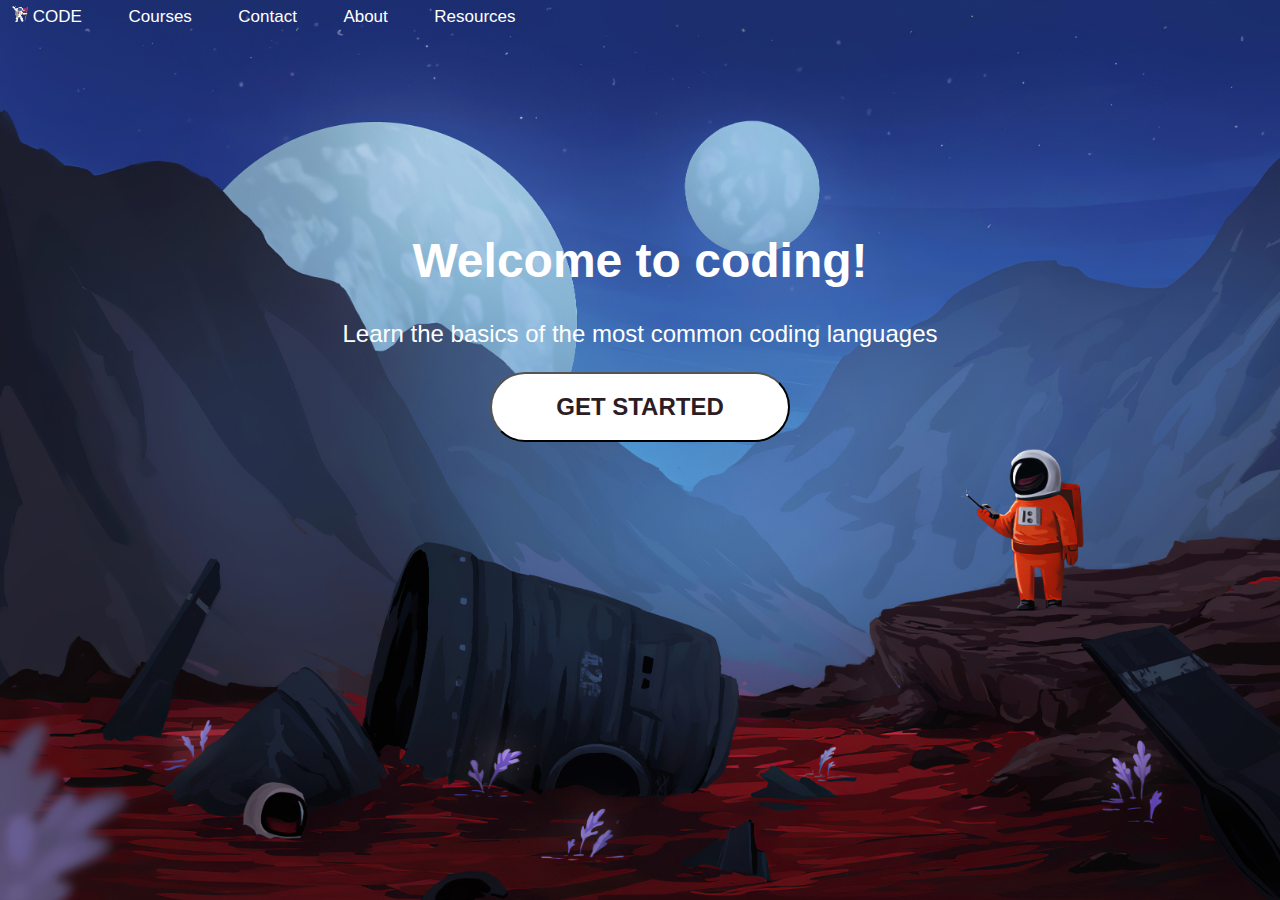
<file: website/index.html>
<!DOCTYPE html>
<html lang="en">
<head>
    <meta charset="UTF-8">
    <meta name="viewport" content="width=device-width, initial-scale=1.0">
    <title>Website</title>
   <link rel="stylesheet" href="style.css">

    <style>
        body{
            background-image: url(astro.jpeg);
            background-repeat: no-repeat;
            background-size: cover;
            background-attachment: fixed;
            color: white;
            text-align: center;
        }
        button{
            border-radius: 2em;
            background-color: white;
            font-size: x-large;
            width: 300px;
            height: 70px;
            color: #2D1C24;
            font-weight: bolder;
            font-family:Arial, Helvetica, sans-serif;
        }
       button:hover{
        color: white;
        background-color: #2D1C24;
       }
    </style>
</head>
<body>
    <div class="top" style="text-align: left;">
        
        <a href="index.html"><img src="astroicon.png" alt="NA" height="16px" width="16px"> CODE </a>
        <a href="languages.html">Courses</a>
        <a href="contact.html">Contact</a>
        <a href="about.html">About</a>
        <a href="Resources.html">Resources</a>
      </div>
      <div style="font-size: x-large;">
      <h1 style="margin-top: 200px;"> Welcome to coding!</h1>
      <p> Learn the basics of the most common coding languages </p>
    </div>
    <a href="languages.html"> <button> GET STARTED </button></a> 
</body>
</html>
</file>
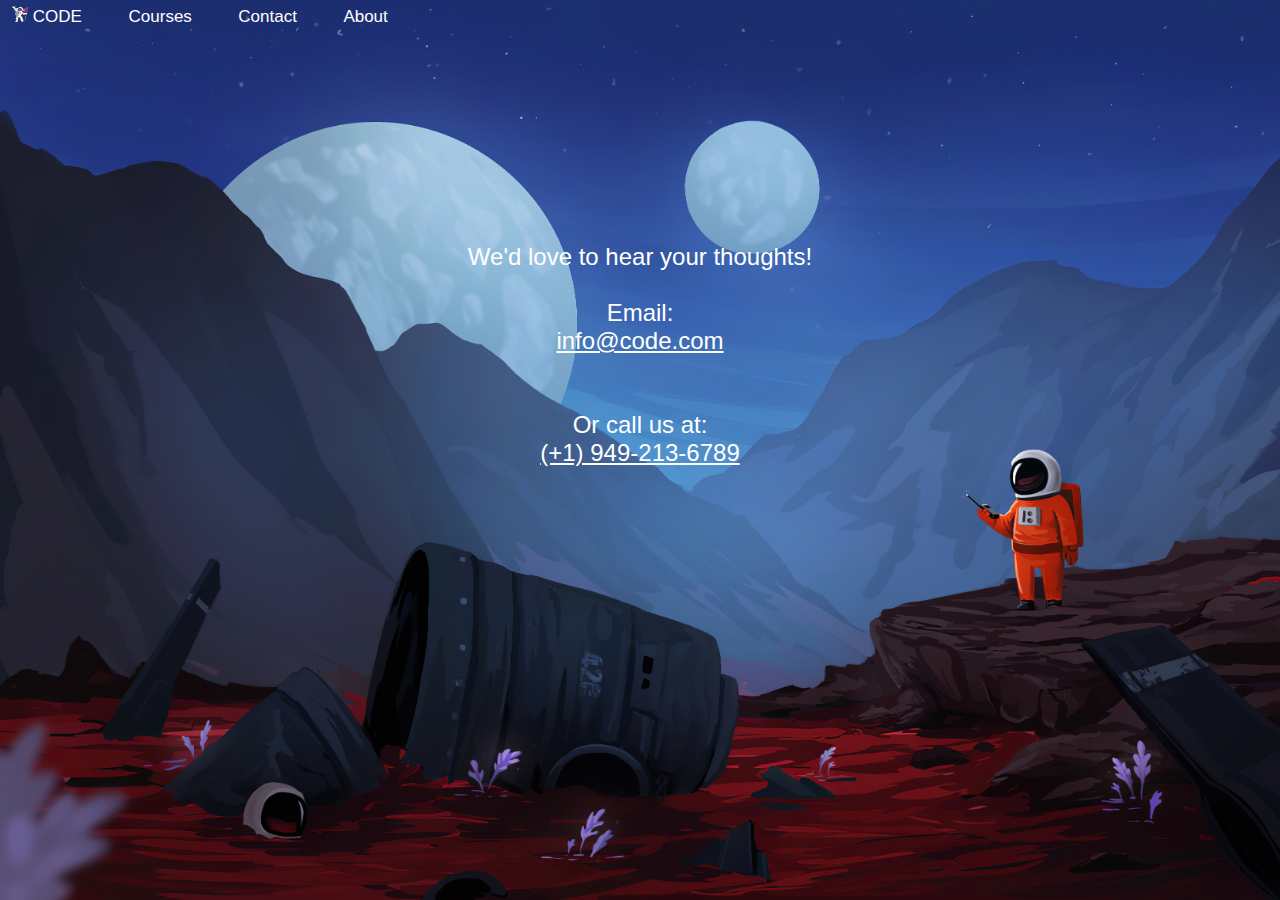
<file: website/contact.html>
<!DOCTYPE html>
<html lang="en">
<head>
    <meta charset="UTF-8">
    <meta name="viewport" content="width=device-width, initial-scale=1.0">
    <title>Document</title>
    <link rel="stylesheet" href="bg.css">
    <style>
        body{
            background-image: url(astro.jpeg);
            background-repeat: no-repeat;
            background-size: cover;
            background-attachment: fixed;
            color: white;
            text-align: center;
            margin: 0;

        }
        #ff{
            font-size: x-large;
            margin-top: 200px;
            padding: 10px;
            
        }
    </style>
</head>
<body>
    <div class="top" style="text-align: left;">
        
        <a href="index.html"><img src="astroicon.png" alt="NA" height="16px" width="16px"> CODE </a>
        <a href="languages.html">Courses</a>
        <a href="contact.html">Contact</a>
        <a href="about.html">About</a>
      </div>
      <div id="ff">
        We'd love to hear your thoughts!
        <br> <br>
        Email:
        <br><u> info@code.com</u>
        <br>
        <br>
        <br>
        Or call us at: <br>
        <u>(+1) 949-213-6789</u>

        <br>


      </div>
    
</body>
</html>
</file>
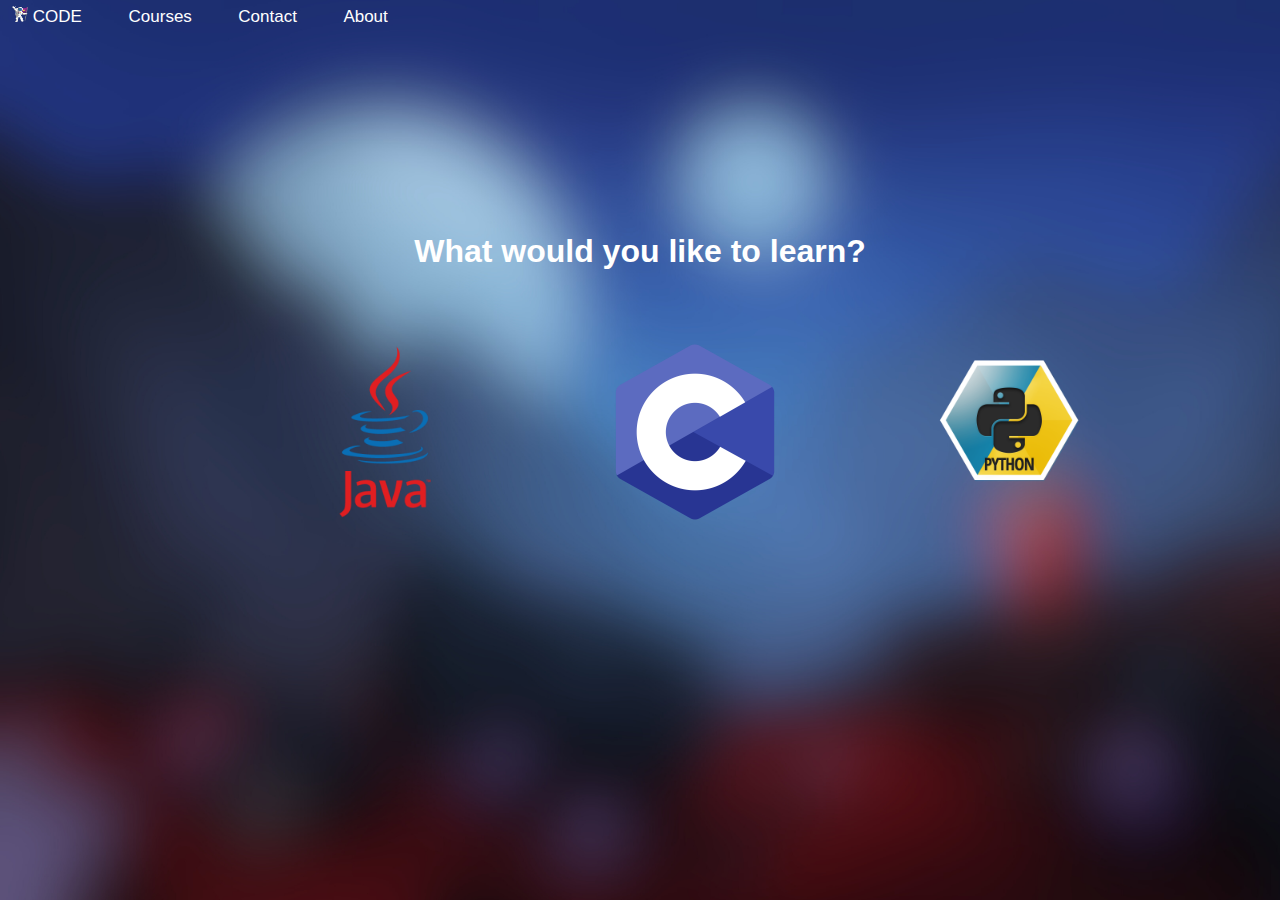
<file: website/languages.html>
<!DOCTYPE html>
<html lang="en">
<head>
    <meta charset="UTF-8">
    <meta name="viewport" content="width=device-width, initial-scale=1.0">
    <title>Document</title>
    <style>
    body{
        background-image: url(bgblur.png);
            background-repeat: no-repeat;
            background-size: cover;
            background-attachment: fixed;
       
        color: white;
        text-align: center;
    }
    h1{
        text-shadow: 1cm;
    }
    img:hover{
        color: white;
        background-color: aliceblue;
        border-radius: 3em;
        
    }
</style>
<link rel="stylesheet" href="style.css">
</head>
<body>
    <div class="top" style="text-align: left;">
        <a href="index.html"><img src="astroicon.png" alt="NA" height="16px" width="16px"> CODE </a>
        <a href="languages.html">Courses</a>
        <a href="contact.html">Contact</a>
        <a href="about.html">About</a>
      </div>
    <h1 style="margin-top: 200px;"> What would you like to learn?</h1>
    <br> <br>
    <div class="container">
    <a href="Java.html"><div class="image"><img src="Java1.png" alt="NA" width="200" length="200">
    </div></a>
    <a href="C++.html"><div class="image"><img src="C++.png" alt="NA" width="200" length="200"></div></a>
    <a href="Python.html"><div class="image"><img src="python.png" alt="NA" width="200" length="200"></div></a>
</div>
</body>
</html>
</file>
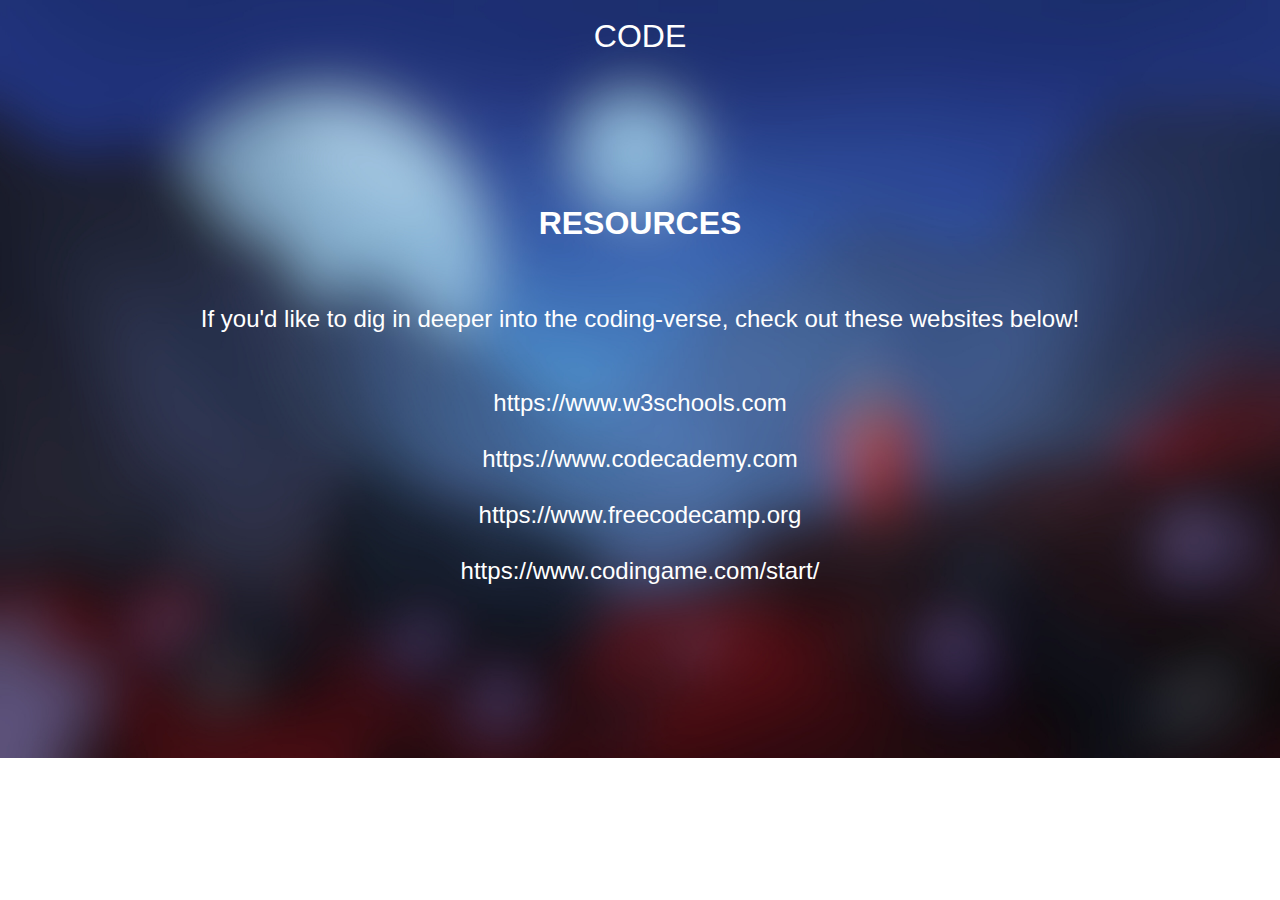
<file: website/Resources.html>
<!DOCTYPE html>
<html lang="en">
<head>
<meta charset="utf-8">
<meta name="viewport" content="width=device-width, initial-scale=1">
<link rel="stylesheet" href="Rev.css">
<title>Multiple Boxes</title>
<style>
    body{
        background-image: url(bgblur.png); 
    background-size: cover;
    
    background-repeat: no-repeat;
    font-family: 'Trebuchet MS', 'Lucida Sans Unicode', 'Lucida Grande', 'Lucida Sans', Arial, sans-serif;
    
    }
    a:hover{
        background-color: aliceblue;
        color: black;

    }
</style>
</head>
<body>
    <div style="text-align: left; margin-top: 10px; font-size: xx-large;">
        
        <a href="index.html"> CODE </a>
        
      </div>
    
    <h1 style="margin-top: 150px;">RESOURCES</h1>
    <br>
    <p style="font-size: x-large;">
        If you'd like to dig in deeper into the coding-verse, check out these websites below! <br><br><br>
        <a href="https://www.w3schools.com">https://www.w3schools.com</a> <br><br>
        <a href="https://www.codecademy.com">https://www.codecademy.com</a><br><br>
        <a href="https://www.freecodecamp.org">https://www.freecodecamp.org</a><br><br>
        <a href="https://www.codingame.com/start/">https://www.codingame.com/start/</a>
    </p>
</body>
</html>
</file>
<file: website/style.css>
.top {
    
    padding: 6px;
  
  }
  
  
  .top a {
    float:none;
    color: #ffffff;
    text-align: center;
    padding: 6px;
    text-decoration:none;
    font-size: 17px;
    margin-right: 30px;
  }
  
  .top a:hover {
    background-color: #ddd;
    color: black;
    
  }
  body{
    margin: 0;
    font-family: 'Trebuchet MS', 'Lucida Sans Unicode', 'Lucida Grande', 'Lucida Sans', Arial, sans-serif;
  }
  .image{
    padding: 10px;
    
    
  }
  .container{
    align-items: center;
    margin-left: 180px;
    
  }
  .image{
    
    padding: 5px;
    float: left;
    margin-left: 100px;
    
        text-align: justify;
        width: 200px;
    
  }
</file>
<file: website/bg.css>
.top {
    
    padding: 6px;
    margin: 0;
  
  }
  
  
  .top a {
    float:none;
    color: #ffffff;
    text-align: center;
    padding: 6px;
    text-decoration:none;
    font-size: 17px;
    margin-right: 30px;
  }
  
  .top a:hover {
    background-color: #ddd;
    color: black;
    
  }
  body{
    background-image: url(bgblur.png);
    background-repeat: no-repeat;
    background-size: cover;
    background-attachment: fixed;
    
    color: white;
    text-align: center;
    
    font-family: 'Trebuchet MS', 'Lucida Sans Unicode', 'Lucida Grande', 'Lucida Sans', Arial, sans-serif;
  
}
</file>
<file: website/Rev.css>
body {
    display: flex;
    flex-direction: column;
    justify-content: center;
    align-items: center;
    color: white;
   }
   .container {
    text-align: center;
    width: 100%;
    
    color:white;
    height: 200px;
   }
   .row {
    display: flex;
    justify-content: space-between;
    width: 80%;
    margin: 0 auto;
    margin-top: 20px;
   }
   .box {
    border: 1px solid #ccc;
    padding: 45px 15px;
    margin-bottom: 30px;
    color: #ffff;
    background-color: #1d1c1c;
    position: relative;
    display: flex;
    justify-content: center;
    align-items: center;
    flex-direction: column;
    font-size: small;
    height: 70px;
    border-radius: 5%;
   }
   img {
    width: 100px;
    height: 100px;
    border-radius: 50%;
   }
   p {
    color: #ffff;
    width: 100%;
    text-align: center;
   }
   .box:hover {
    background-color: rgba(3, 13, 101, 0.866);
   }
   .inner-row{
    width: 33%;
   }
   a{
    color: #ffffff;
    text-decoration: none;
   }
   .img-box p {
    color: white;
    text-align: start;
    margin-left: 20px;
   }
   .img-box {
    align-items: center;
    text-align: start;
    display: flex;
   }
</file>
